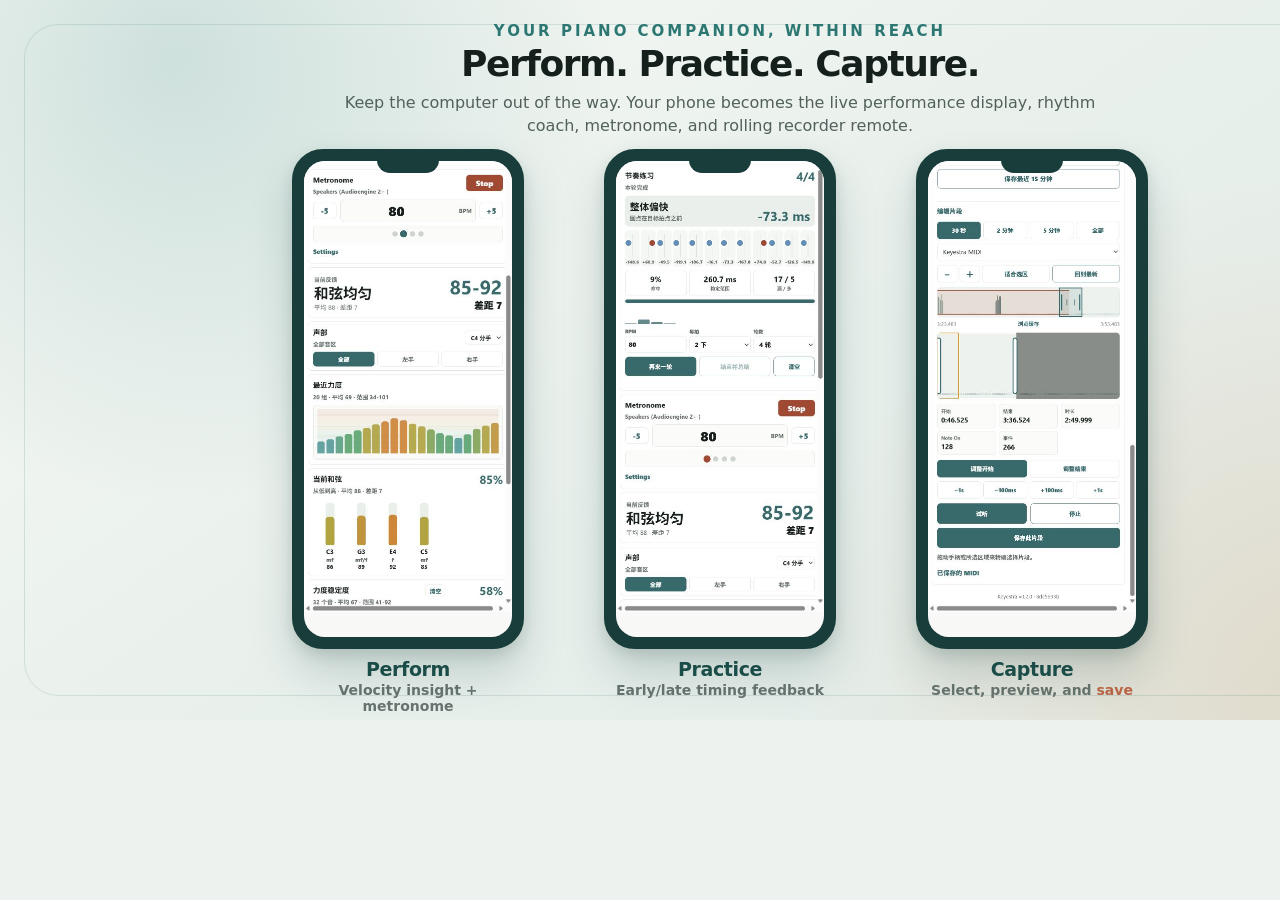
<file: demo/mobile-showcase.html>
<!doctype html>
<html lang="en">
<head>
  <meta charset="utf-8">
  <meta name="viewport" content="width=device-width, initial-scale=1">
  <title>Keyestra mobile remote showcase</title>
  <style>
    * { box-sizing: border-box; }

    html,
    body {
      width: 1440px;
      height: 720px;
      margin: 0;
      overflow: hidden;
      background: #edf2ee;
      color: #15201d;
      font-family: Inter, ui-sans-serif, system-ui, -apple-system, BlinkMacSystemFont, "Segoe UI", sans-serif;
    }

    body {
      position: relative;
      padding: 22px 82px 18px;
      background:
        radial-gradient(circle at 12% 8%, rgba(90, 156, 151, .24), transparent 31%),
        radial-gradient(circle at 91% 94%, rgba(210, 139, 74, .18), transparent 34%),
        linear-gradient(145deg, #f6f8f4 0%, #e8f0ec 52%, #e2ebe7 100%);
    }

    body::before {
      content: "";
      position: absolute;
      inset: 24px;
      border: 1px solid rgba(35, 102, 98, .14);
      border-radius: 34px;
      pointer-events: none;
    }

    header {
      position: relative;
      z-index: 1;
      text-align: center;
    }

    .eyebrow {
      margin: 0 0 5px;
      color: #2d7773;
      font-size: 15px;
      font-weight: 800;
      letter-spacing: .2em;
      text-transform: uppercase;
    }

    h1 {
      margin: 0;
      font-size: 36px;
      line-height: 1.05;
      letter-spacing: -.04em;
    }

    header p:last-child {
      margin: 8px auto 0;
      max-width: 760px;
      color: #52615c;
      font-size: 16px;
      line-height: 1.45;
    }

    .phones {
      position: relative;
      z-index: 1;
      display: grid;
      grid-template-columns: repeat(3, 232px);
      justify-content: center;
      gap: 80px;
      margin-top: 12px;
    }

    article {
      text-align: center;
    }

    .phone {
      position: relative;
      width: 232px;
      height: 500px;
      padding: 9px;
      overflow: hidden;
      border: 3px solid #183d3a;
      border-radius: 31px;
      background: #183d3a;
      box-shadow:
        0 24px 44px rgba(23, 61, 58, .18),
        0 6px 14px rgba(23, 61, 58, .13);
    }

    .phone::before {
      content: "";
      position: absolute;
      z-index: 2;
      top: 6px;
      left: 50%;
      width: 62px;
      height: 15px;
      border-radius: 0 0 13px 13px;
      background: #183d3a;
      transform: translateX(-50%);
    }

    .screen {
      width: 100%;
      height: 100%;
      overflow: hidden;
      border-radius: 21px;
      background: #f8f9f7;
    }

    .screen img {
      display: block;
      width: 100%;
      height: auto;
    }

    h2 {
      margin: 9px 0 2px;
      color: #1c4f4b;
      font-size: 19px;
      letter-spacing: -.02em;
    }

    article p {
      margin: 0;
      color: #68746f;
      font-size: 14px;
      font-weight: 650;
    }

    .accent {
      color: #bd6545;
    }

    @media (min-width: 2000px) {
      html {
        width: 2880px;
        height: 1440px;
      }

      body {
        transform: scale(2);
        transform-origin: top left;
      }
    }
  </style>
</head>
<body>
  <header>
    <p class="eyebrow">Your piano companion, within reach</p>
    <h1>Perform. Practice. Capture.</h1>
    <p>Keep the computer out of the way. Your phone becomes the live performance display, rhythm coach, metronome, and rolling recorder remote.</p>
  </header>

  <main class="phones">
    <article>
      <div class="phone">
        <div class="screen">
          <img src="screenshots/keyestra-mobile-live-performance.png" alt="">
        </div>
      </div>
      <h2>Perform</h2>
      <p>Velocity insight + metronome</p>
    </article>

    <article>
      <div class="phone">
        <div class="screen">
          <img src="screenshots/keyestra-mobile-rhythm-practice.png" alt="">
        </div>
      </div>
      <h2>Practice</h2>
      <p>Early/late timing feedback</p>
    </article>

    <article>
      <div class="phone">
        <div class="screen">
          <img src="screenshots/keyestra-mobile-clip-editor.png" alt="">
        </div>
      </div>
      <h2>Capture</h2>
      <p>Select, preview, and <span class="accent">save</span></p>
    </article>
  </main>
</body>
</html>
</file>
